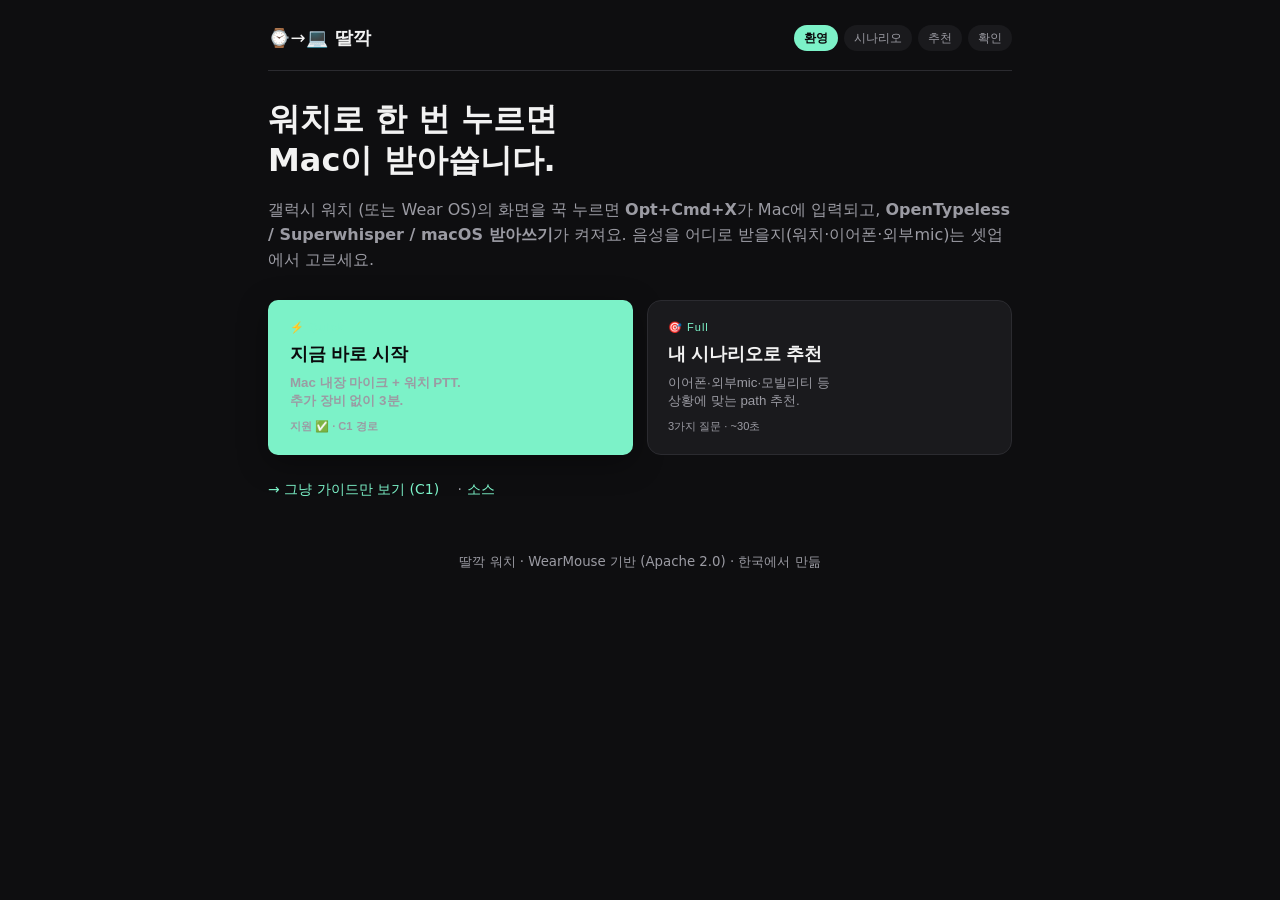
<file: onboarding/index.html>
<!doctype html>
<html lang="ko">
<head>
<meta charset="utf-8" />
<meta name="viewport" content="width=device-width, initial-scale=1, viewport-fit=cover" />
<title>딸깍 워치 셋업</title>
<meta name="description" content="갤럭시 워치 → Mac 음성 받아쓰기 셋업 마법사. 4단계로 누구나 1분 안에." />
<link rel="stylesheet" href="style.css" />
</head>
<body>
<div class="wrap">

  <!-- 헤더 진행바 -->
  <header class="topbar">
    <div class="brand">⌚→💻 <b>딸깍</b></div>
    <nav class="steps" id="steps">
      <span class="dot on"  data-step="1">환영</span>
      <span class="dot"     data-step="2">시나리오</span>
      <span class="dot"     data-step="3">추천</span>
      <span class="dot"     data-step="4">확인</span>
    </nav>
    <button class="ghost" id="restart" hidden>다시</button>
  </header>

  <main>
    <!-- ━━━━━━━━━━━━━━━━━━━━━━━━━━━━━━━ -->
    <!-- STEP 1 — 환영 / Quick vs Full -->
    <!-- ━━━━━━━━━━━━━━━━━━━━━━━━━━━━━━━ -->
    <section class="screen" data-screen="1">
      <h1>워치로 한 번 누르면<br/>Mac이 받아씁니다.</h1>
      <p class="lede">
        갤럭시 워치 (또는 Wear OS)의 화면을 꾹 누르면 <b>Opt+Cmd+X</b>가 Mac에 입력되고,
        <b>OpenTypeless / Superwhisper / macOS 받아쓰기</b>가 켜져요.
        음성을 어디로 받을지(워치·이어폰·외부mic)는 셋업에서 고르세요.
      </p>

      <div class="cards two">
        <button class="card primary" data-go="quick">
          <div class="card-tag">⚡ Quick</div>
          <h3>지금 바로 시작</h3>
          <p>Mac 내장 마이크 + 워치 PTT.<br/>추가 장비 없이 3분.</p>
          <small>지원 ✅ · C1 경로</small>
        </button>

        <button class="card" data-go="full">
          <div class="card-tag">🎯 Full</div>
          <h3>내 시나리오로 추천</h3>
          <p>이어폰·외부mic·모빌리티 등<br/>상황에 맞는 path 추천.</p>
          <small>3가지 질문 · ~30초</small>
        </button>
      </div>

      <p class="skip">
        <a href="paths/c1.html">→ 그냥 가이드만 보기 (C1)</a>
        ·
        <a href="https://github.com/devpnko/DdalkkakWatch" target="_blank" rel="noopener">소스</a>
      </p>
    </section>

    <!-- ━━━━━━━━━━━━━━━━━━━━━━━━━━━━━━━ -->
    <!-- STEP 2 — 시나리오 3 질문 -->
    <!-- ━━━━━━━━━━━━━━━━━━━━━━━━━━━━━━━ -->
    <section class="screen" data-screen="2" hidden>
      <h2>3가지 질문</h2>
      <p class="lede">아무거나 골라도 다음에 바꿀 수 있어요.</p>

      <div class="q">
        <div class="q-h">Q1. 어떤 환경에서 주로 받아쓸까요?</div>
        <div class="q-opts" data-q="env">
          <button data-v="desk">🖥️ 데스크 (Mac 가까이)</button>
          <button data-v="meet">🎙️ 회의 / 녹화 (고품질 필요)</button>
          <button data-v="mobile">🚶 이동 중 (Mac 멀리)</button>
          <button data-v="any">🤷 잘 모르겠어요</button>
        </div>
      </div>

      <div class="q">
        <div class="q-h">Q2. 갖고 있는 장비는?</div>
        <div class="q-opts multi" data-q="have">
          <button data-v="buds">🎧 갤럭시 Buds / AirPods</button>
          <button data-v="lav">🎤 외부 마이크 (Lark / DJI 등)</button>
          <button data-v="phone">📱 안드로이드 폰 (워치와 페어링)</button>
          <button data-v="none">아무것도 없음 / Mac만</button>
        </div>
        <small class="hint">여러 개 선택 가능</small>
      </div>

      <div class="q">
        <div class="q-h">Q3. 무엇이 가장 중요한가요?</div>
        <div class="q-opts" data-q="prio">
          <button data-v="fast">⚡ 빨리 시작 (0주, 0원)</button>
          <button data-v="quality">🎯 음질 우선</button>
          <button data-v="purity">⌚ 워치 본질 (워치만으로)</button>
        </div>
      </div>

      <div class="row">
        <button class="ghost" data-go="quick">건너뛰기</button>
        <button class="primary" id="toRec" disabled>추천 보기 →</button>
      </div>
    </section>

    <!-- ━━━━━━━━━━━━━━━━━━━━━━━━━━━━━━━ -->
    <!-- STEP 3 — 추천 -->
    <!-- ━━━━━━━━━━━━━━━━━━━━━━━━━━━━━━━ -->
    <section class="screen" data-screen="3" hidden>
      <div class="rec" id="rec"></div>

      <details class="alt">
        <summary>다른 path 6가지 비교 표</summary>
        <table class="cmp">
          <thead><tr><th>ID</th><th>구성</th><th>셋업</th><th>비용</th><th>음질</th><th>상태</th></tr></thead>
          <tbody>
            <tr><td>C1</td><td>Mac mic + 워치 PTT</td><td>3분</td><td>0</td><td>7/10</td><td>✅ 지원</td></tr>
            <tr><td>C2</td><td>Buds/AirPods + 워치 PTT</td><td>5분</td><td>보유시 0</td><td>8/10</td><td>✅ 지원</td></tr>
            <tr><td>C3</td><td>Lark M2 + 워치 PTT</td><td>10분</td><td>~15만</td><td>9/10</td><td>💡 권고</td></tr>
            <tr><td>C4</td><td>워치 mic → roc-vad WiFi</td><td>1h + dev</td><td>0</td><td>6/10</td><td>🚧 Coming</td></tr>
            <tr><td>C5</td><td>워치 → 폰 → Mac</td><td>~30분 + dev</td><td>0</td><td>7/10</td><td>🚧 Coming</td></tr>
            <tr><td>C6</td><td>Mac 단축키 단독 (워치 없음)</td><td>2분</td><td>0</td><td>7/10</td><td>✅ 지원</td></tr>
          </tbody>
        </table>
      </details>

      <div class="row">
        <button class="ghost" data-back="2">← 답변 수정</button>
        <button class="primary" id="toVerify">셋업 시작 →</button>
      </div>
    </section>

    <!-- ━━━━━━━━━━━━━━━━━━━━━━━━━━━━━━━ -->
    <!-- STEP 4 — 확인 -->
    <!-- ━━━━━━━━━━━━━━━━━━━━━━━━━━━━━━━ -->
    <section class="screen" data-screen="4" hidden>
      <h2>마지막 — 작동 확인</h2>
      <ol class="check">
        <li>워치를 깨우고 <b>딸깍</b> 앱을 엽니다.</li>
        <li>아무 텍스트 필드(메모·Cursor·Claude Code 등)에 커서를 놓습니다.</li>
        <li>워치 화면을 <b>꾹 눌렀다 뗍니다</b> (200ms+).</li>
        <li>받아쓰기 UI가 뜨면 "안녕하세요" 라고 말합니다.</li>
        <li>텍스트가 입력되면 ✅ 완료.</li>
      </ol>

      <div class="cards two">
        <a class="card success" href="#" id="done">
          <h3>✅ 잘 됩니다</h3>
          <p>완료! 워치 화면 꾹 누름 = 받아쓰기, 짧은 두 번 탭 = Enter.</p>
        </a>
        <a class="card warn" href="#troubleshoot" id="trouble">
          <h3>⚠️ 안 됩니다</h3>
          <p>증상별 트러블슈팅으로 이동</p>
        </a>
      </div>

      <div class="rec" style="margin-top:18px">
        <div class="rec-id">한 단계 더 · v0.2</div>
        <h3>⌚ 화면도 안 켜고 쓰고 싶다면</h3>
        <p>손목을 두 번 두드리면(Knock-Knock) 화면 없이 받아쓰기가 켜져요. 워치 본질에 가장 가까운 사용법.</p>
        <p><a href="paths/knock-knock.html">→ 무화면 받아쓰기 셋업</a></p>
      </div>

      <section id="troubleshoot" class="trouble" hidden>
        <h3>증상별</h3>
        <ul>
          <li><b>워치 상태가 "HID 등록 대기" 그대로</b> — 워치 BT 권한 재허용 + 앱 재시작</li>
          <li><b>Mac에서 워치가 안 보임</b> — 워치 앱에서 한 번 누르면 2분간 discoverable, 그 사이 Mac BT 설정에서 페어링</li>
          <li><b>입력은 되는데 받아쓰기 안 뜸</b> — Mac의 OpenTypeless / Superwhisper / macOS 받아쓰기 단축키가 <code>Opt+Cmd+X</code>인지 확인</li>
          <li><b>한 번 누르면 "ㅁ"으로 입력</b> — Mac 키보드 입력 소스가 한글 → 영문(US)으로 전환 필요</li>
          <li><b>Mac 잠금 풀면 끊김</b> — 워치 앱 다시 열어 자동 재연결, 또는 Mac BT 끄고 켜기</li>
          <li><b>adb로 워치가 안 잡힘 / 태블릿이 잡힘</b> — <code>adb devices -l</code>로 model 확인. 워치 무선 디버깅 다시 켜고 <code>adb pair</code> → <code>adb connect</code>. sleep 시 끊기니 화면 깨우기</li>
          <li><b>설치 시 "missing shared library wearable"</b> — 설치 대상이 워치가 아님(태블릿/폰). 워치만 연결 후 재설치</li>
        </ul>
        <a href="https://github.com/devpnko/DdalkkakWatch/issues" target="_blank" rel="noopener">→ 새 이슈 열기</a>
      </section>
    </section>

  </main>

  <footer class="foot">
    <small>딸깍 워치 · WearMouse 기반 (Apache 2.0) · 한국에서 만듦</small>
  </footer>
</div>

<script src="app.js"></script>
</body>
</html>
</file>
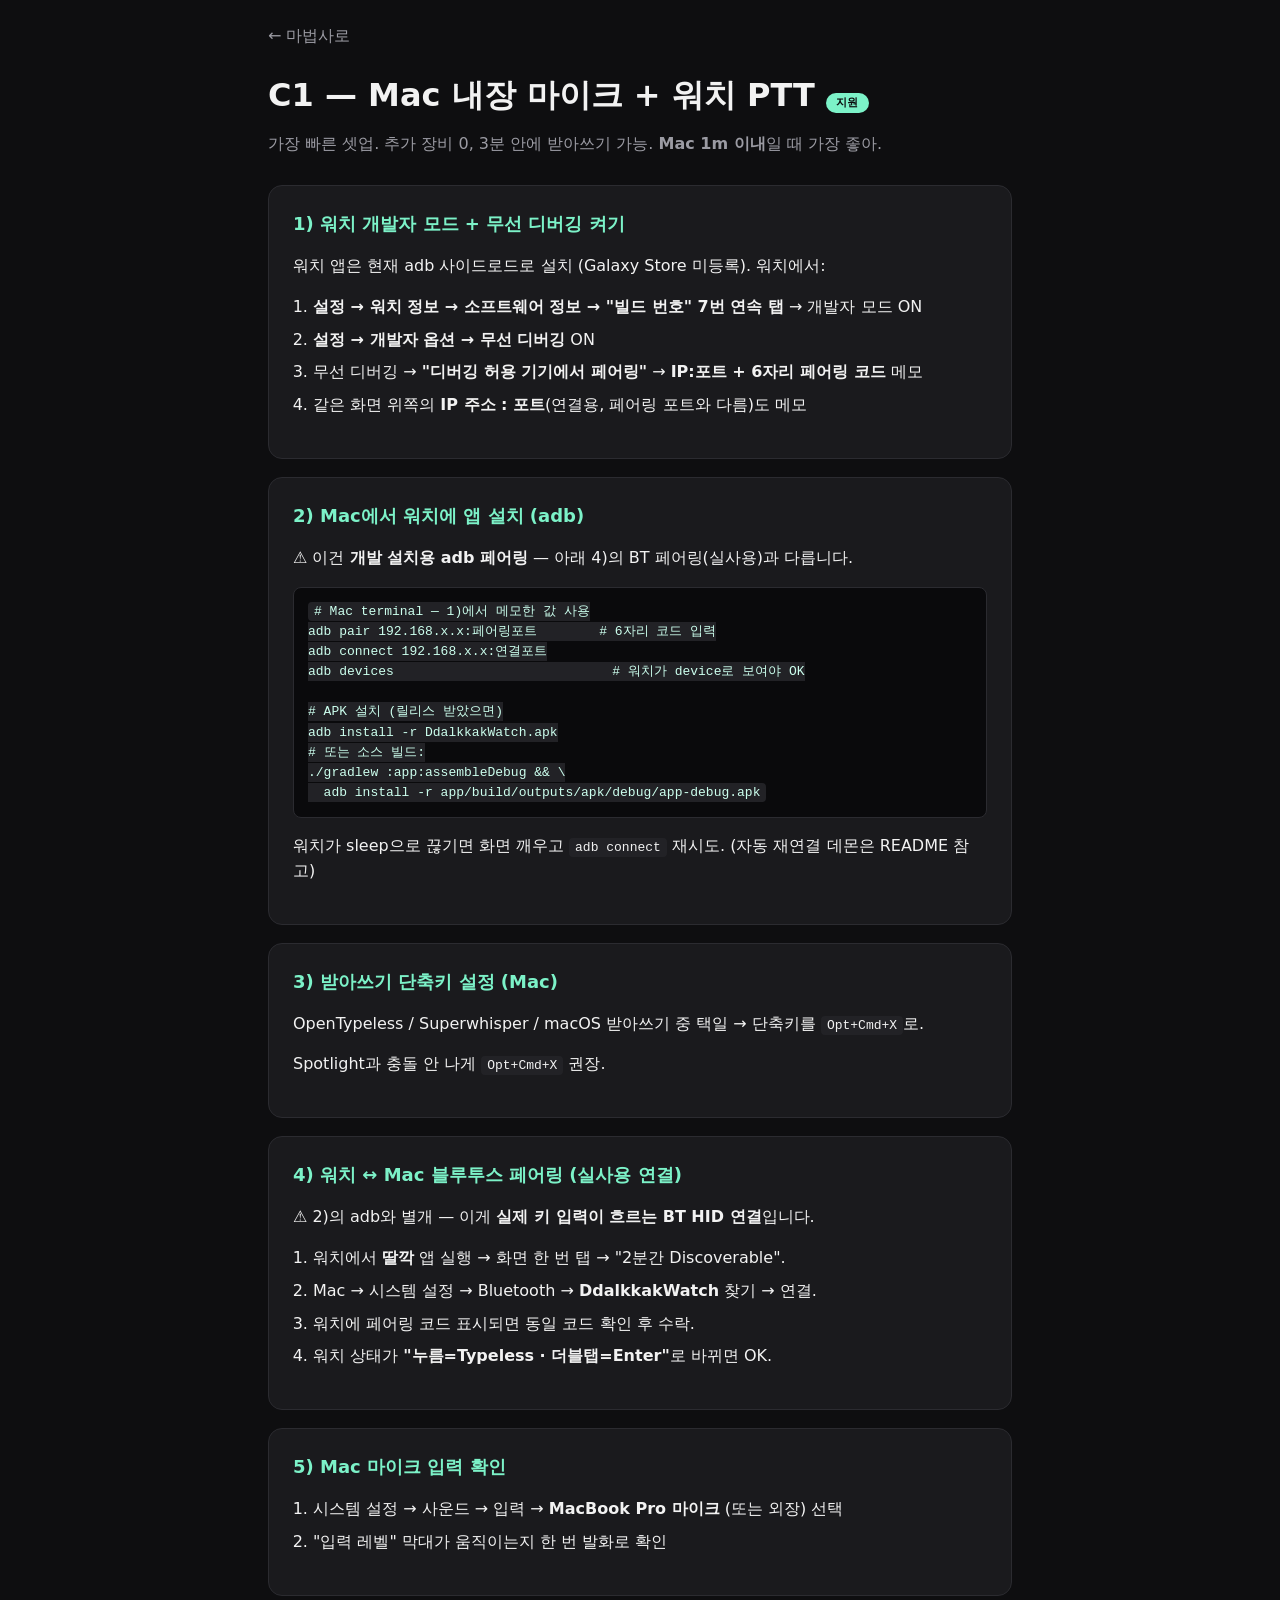
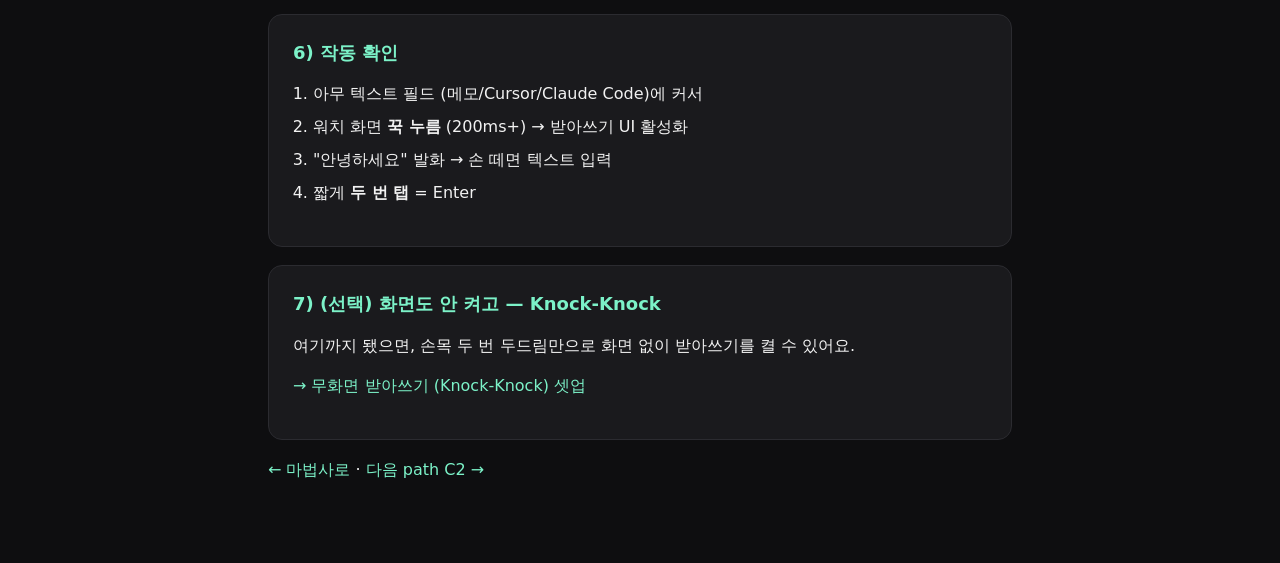
<file: onboarding/paths/c1.html>
<!doctype html>
<html lang="ko"><head>
<meta charset="utf-8"/>
<meta name="viewport" content="width=device-width, initial-scale=1"/>
<title>C1 — Mac mic + 워치 PTT · 딸깍</title>
<link rel="stylesheet" href="../style.css"/>
</head><body class="guide">
<div class="wrap">
  <a href="../index.html" class="back">← 마법사로</a>
  <h1>C1 — Mac 내장 마이크 + 워치 PTT <span class="tag ok">지원</span></h1>
  <p class="lede">가장 빠른 셋업. 추가 장비 0, 3분 안에 받아쓰기 가능. <b>Mac 1m 이내</b>일 때 가장 좋아.</p>

  <article>
    <h3>1) 워치 개발자 모드 + 무선 디버깅 켜기</h3>
    <p>워치 앱은 현재 adb 사이드로드로 설치 (Galaxy Store 미등록). 워치에서:</p>
    <ol>
      <li><b>설정 → 워치 정보 → 소프트웨어 정보 → "빌드 번호" 7번 연속 탭</b> → 개발자 모드 ON</li>
      <li><b>설정 → 개발자 옵션 → 무선 디버깅</b> ON</li>
      <li>무선 디버깅 → <b>"디버깅 허용 기기에서 페어링"</b> → <b>IP:포트 + 6자리 페어링 코드</b> 메모</li>
      <li>같은 화면 위쪽의 <b>IP 주소 : 포트</b>(연결용, 페어링 포트와 다름)도 메모</li>
    </ol>
  </article>

  <article>
    <h3>2) Mac에서 워치에 앱 설치 (adb)</h3>
    <p>⚠️ 이건 <b>개발 설치용 adb 페어링</b> — 아래 4)의 BT 페어링(실사용)과 다릅니다.</p>
    <pre><code># Mac terminal — 1)에서 메모한 값 사용
adb pair 192.168.x.x:페어링포트        # 6자리 코드 입력
adb connect 192.168.x.x:연결포트
adb devices                            # 워치가 device로 보여야 OK

# APK 설치 (릴리스 받았으면)
adb install -r DdalkkakWatch.apk
# 또는 소스 빌드:
./gradlew :app:assembleDebug && \
  adb install -r app/build/outputs/apk/debug/app-debug.apk</code></pre>
    <p>워치가 sleep으로 끊기면 화면 깨우고 <code>adb connect</code> 재시도. (자동 재연결 데몬은 README 참고)</p>
  </article>

  <article>
    <h3>3) 받아쓰기 단축키 설정 (Mac)</h3>
    <p>OpenTypeless / Superwhisper / macOS 받아쓰기 중 택일 → 단축키를 <code>Opt+Cmd+X</code>로.</p>
    <p>Spotlight과 충돌 안 나게 <code>Opt+Cmd+X</code> 권장.</p>
  </article>

  <article>
    <h3>4) 워치 ↔ Mac 블루투스 페어링 (실사용 연결)</h3>
    <p>⚠️ 2)의 adb와 별개 — 이게 <b>실제 키 입력이 흐르는 BT HID 연결</b>입니다.</p>
    <ol>
      <li>워치에서 <b>딸깍</b> 앱 실행 → 화면 한 번 탭 → "2분간 Discoverable".</li>
      <li>Mac → 시스템 설정 → Bluetooth → <b>DdalkkakWatch</b> 찾기 → 연결.</li>
      <li>워치에 페어링 코드 표시되면 동일 코드 확인 후 수락.</li>
      <li>워치 상태가 <b>"누름=Typeless · 더블탭=Enter"</b>로 바뀌면 OK.</li>
    </ol>
  </article>

  <article>
    <h3>5) Mac 마이크 입력 확인</h3>
    <ol>
      <li>시스템 설정 → 사운드 → 입력 → <b>MacBook Pro 마이크</b> (또는 외장) 선택</li>
      <li>"입력 레벨" 막대가 움직이는지 한 번 발화로 확인</li>
    </ol>
  </article>

  <article>
    <h3>6) 작동 확인</h3>
    <ol>
      <li>아무 텍스트 필드 (메모/Cursor/Claude Code)에 커서</li>
      <li>워치 화면 <b>꾹 누름</b> (200ms+) → 받아쓰기 UI 활성화</li>
      <li>"안녕하세요" 발화 → 손 떼면 텍스트 입력</li>
      <li>짧게 <b>두 번 탭</b> = Enter</li>
    </ol>
  </article>

  <article>
    <h3>7) (선택) 화면도 안 켜고 — Knock-Knock</h3>
    <p>여기까지 됐으면, 손목 두 번 두드림만으로 화면 없이 받아쓰기를 켤 수 있어요.</p>
    <p><a href="knock-knock.html">→ 무화면 받아쓰기 (Knock-Knock) 셋업</a></p>
  </article>

  <p><a href="../index.html">← 마법사로</a> · <a href="c2.html">다음 path C2 →</a></p>
</div>
</body></html>
</file>
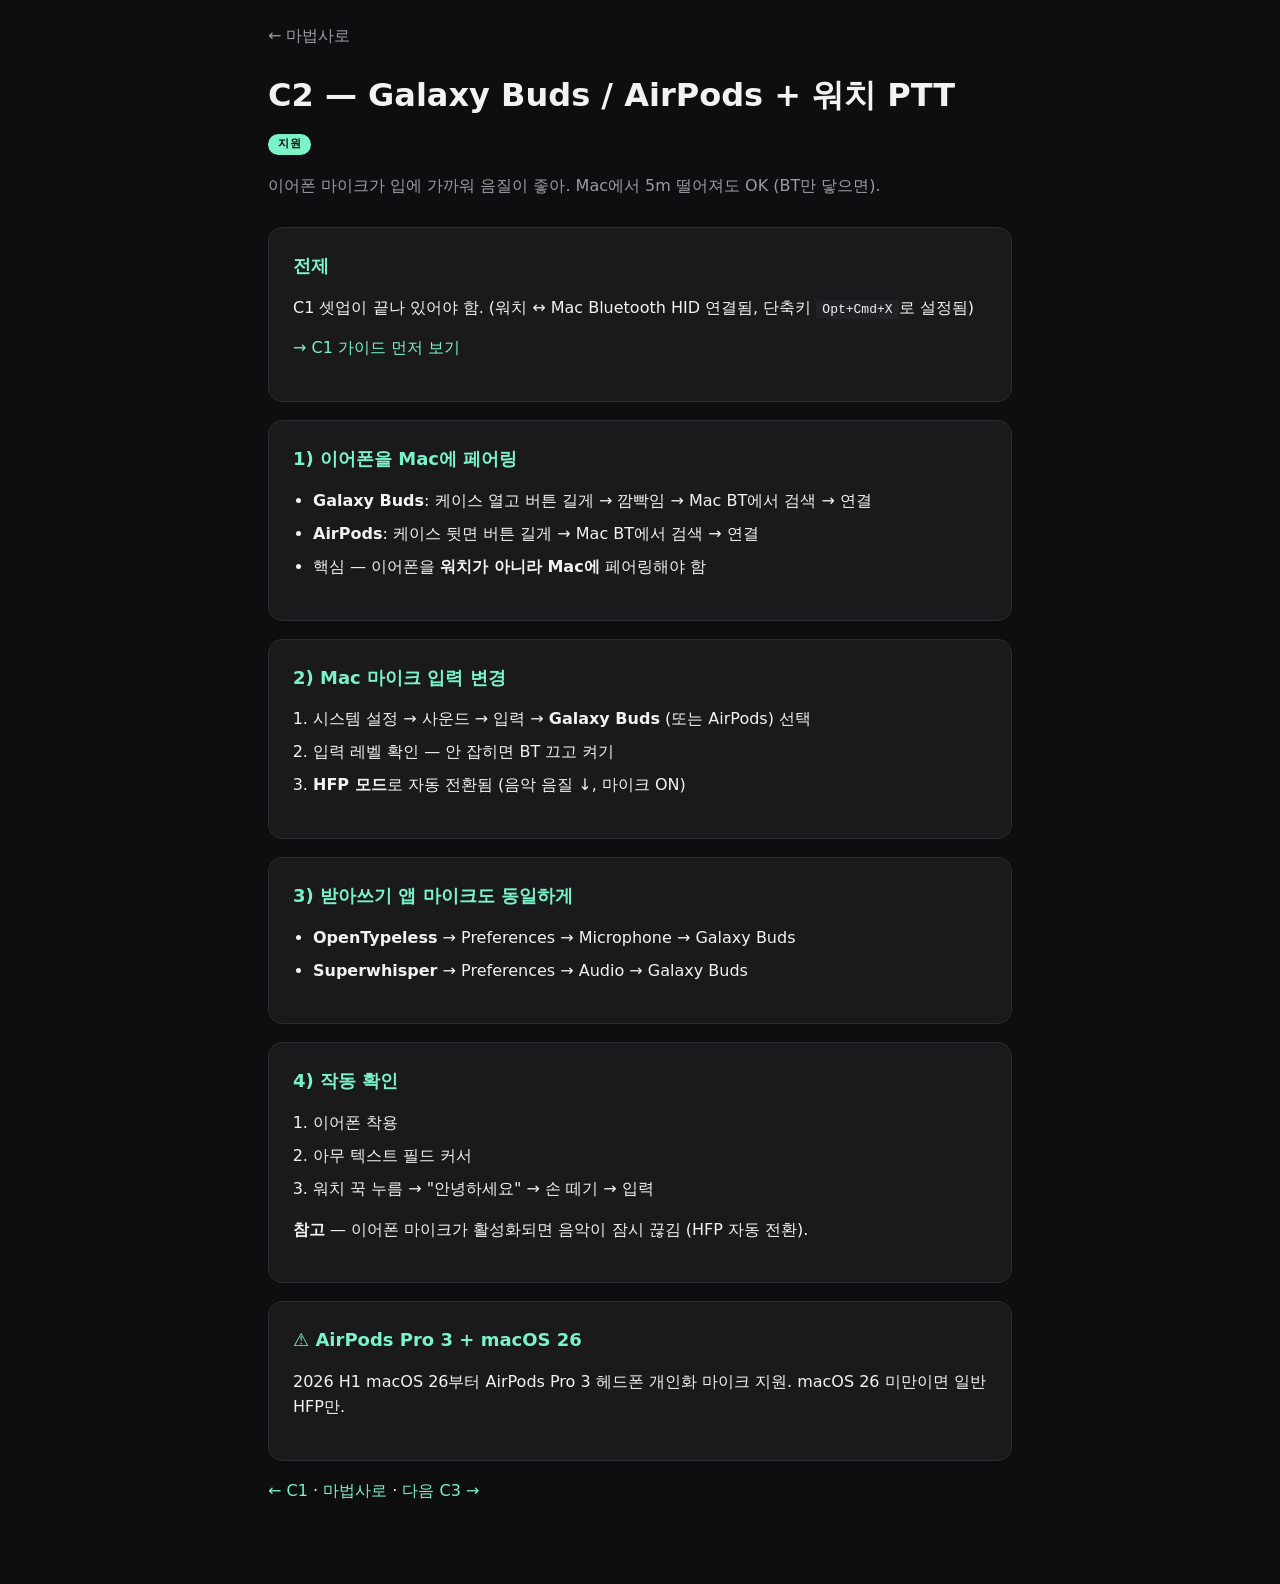
<file: onboarding/paths/c2.html>
<!doctype html>
<html lang="ko"><head>
<meta charset="utf-8"/>
<meta name="viewport" content="width=device-width, initial-scale=1"/>
<title>C2 — Galaxy Buds / AirPods + 워치 PTT · 딸깍</title>
<link rel="stylesheet" href="../style.css"/>
</head><body class="guide">
<div class="wrap">
  <a href="../index.html" class="back">← 마법사로</a>
  <h1>C2 — Galaxy Buds / AirPods + 워치 PTT <span class="tag ok">지원</span></h1>
  <p class="lede">이어폰 마이크가 입에 가까워 음질이 좋아. Mac에서 5m 떨어져도 OK (BT만 닿으면).</p>

  <article>
    <h3>전제</h3>
    <p>C1 셋업이 끝나 있어야 함. (워치 ↔ Mac Bluetooth HID 연결됨, 단축키 <code>Opt+Cmd+X</code>로 설정됨)</p>
    <p><a href="c1.html">→ C1 가이드 먼저 보기</a></p>
  </article>

  <article>
    <h3>1) 이어폰을 Mac에 페어링</h3>
    <ul>
      <li><b>Galaxy Buds</b>: 케이스 열고 버튼 길게 → 깜빡임 → Mac BT에서 검색 → 연결</li>
      <li><b>AirPods</b>: 케이스 뒷면 버튼 길게 → Mac BT에서 검색 → 연결</li>
      <li>핵심 — 이어폰을 <b>워치가 아니라 Mac에</b> 페어링해야 함</li>
    </ul>
  </article>

  <article>
    <h3>2) Mac 마이크 입력 변경</h3>
    <ol>
      <li>시스템 설정 → 사운드 → 입력 → <b>Galaxy Buds</b> (또는 AirPods) 선택</li>
      <li>입력 레벨 확인 — 안 잡히면 BT 끄고 켜기</li>
      <li><b>HFP 모드</b>로 자동 전환됨 (음악 음질 ↓, 마이크 ON)</li>
    </ol>
  </article>

  <article>
    <h3>3) 받아쓰기 앱 마이크도 동일하게</h3>
    <ul>
      <li><b>OpenTypeless</b> → Preferences → Microphone → Galaxy Buds</li>
      <li><b>Superwhisper</b> → Preferences → Audio → Galaxy Buds</li>
    </ul>
  </article>

  <article>
    <h3>4) 작동 확인</h3>
    <ol>
      <li>이어폰 착용</li>
      <li>아무 텍스트 필드 커서</li>
      <li>워치 꾹 누름 → "안녕하세요" → 손 떼기 → 입력</li>
    </ol>
    <p><b>참고</b> — 이어폰 마이크가 활성화되면 음악이 잠시 끊김 (HFP 자동 전환).</p>
  </article>

  <article>
    <h3>⚠️ AirPods Pro 3 + macOS 26</h3>
    <p>2026 H1 macOS 26부터 AirPods Pro 3 헤드폰 개인화 마이크 지원. macOS 26 미만이면 일반 HFP만.</p>
  </article>

  <p><a href="c1.html">← C1</a> · <a href="../index.html">마법사로</a> · <a href="c3.html">다음 C3 →</a></p>
</div>
</body></html>
</file>
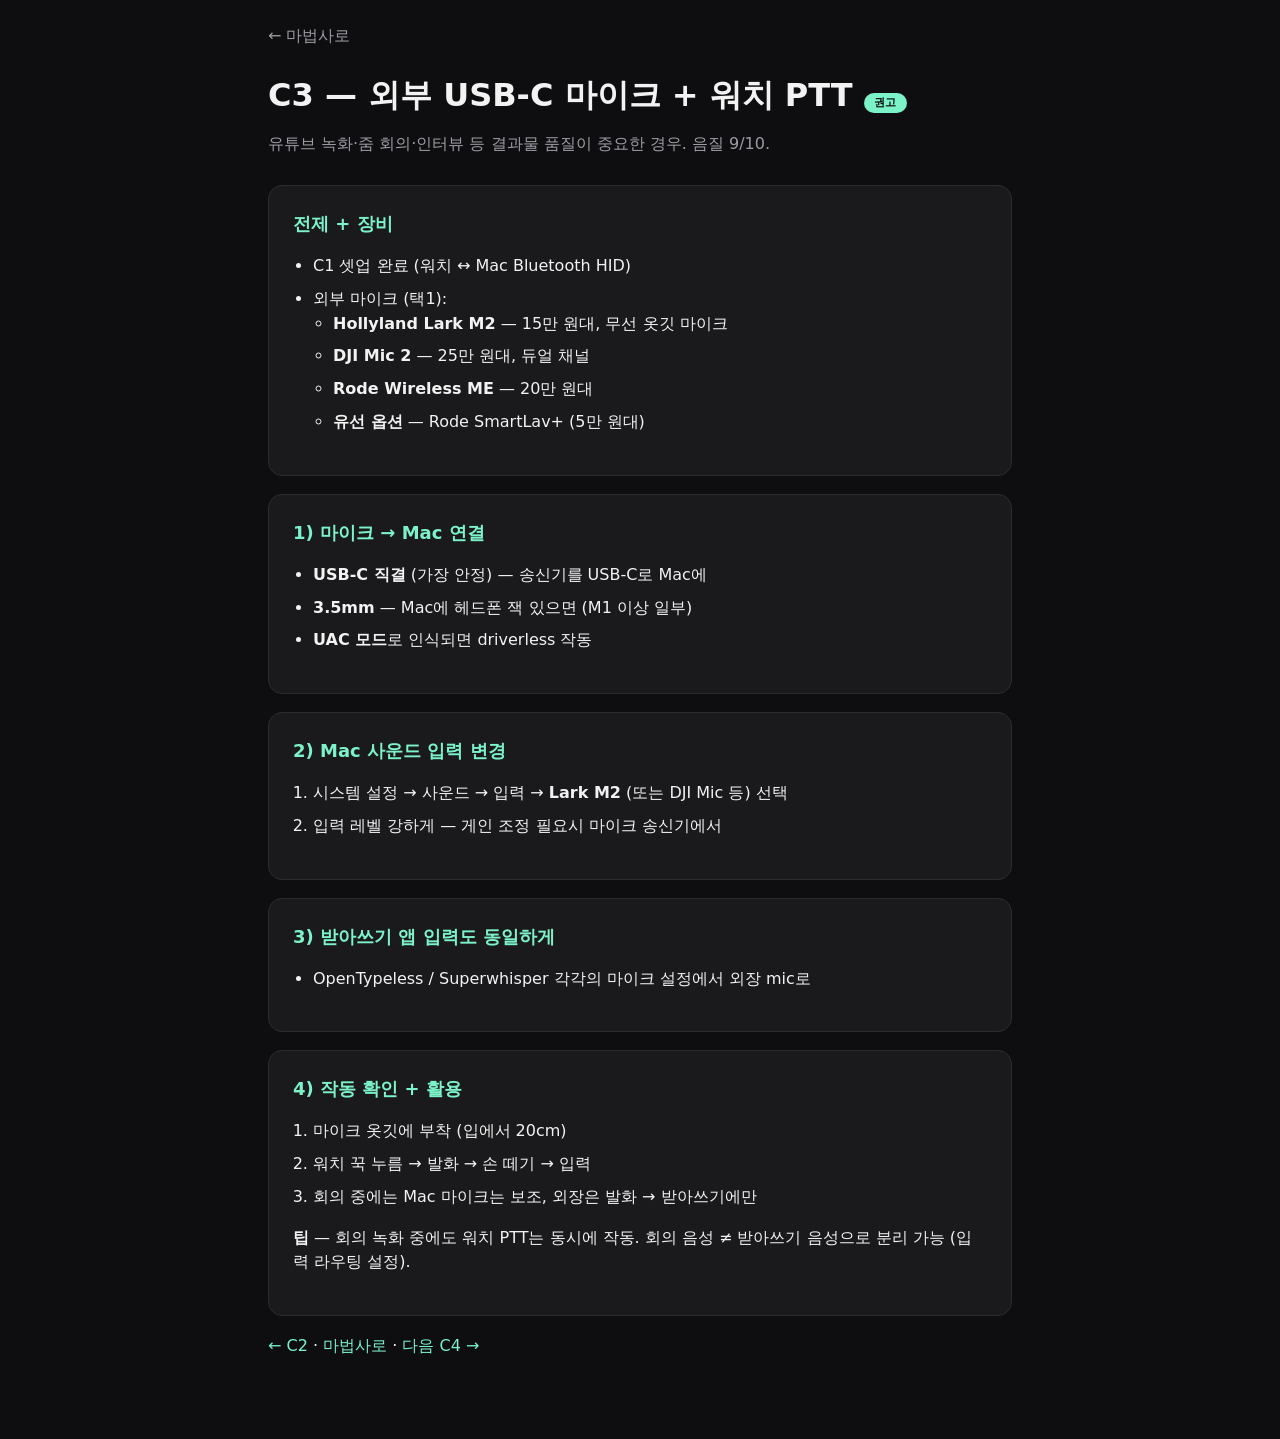
<file: onboarding/paths/c3.html>
<!doctype html>
<html lang="ko"><head>
<meta charset="utf-8"/>
<meta name="viewport" content="width=device-width, initial-scale=1"/>
<title>C3 — Lark M2 / DJI mic + 워치 PTT · 딸깍</title>
<link rel="stylesheet" href="../style.css"/>
</head><body class="guide">
<div class="wrap">
  <a href="../index.html" class="back">← 마법사로</a>
  <h1>C3 — 외부 USB-C 마이크 + 워치 PTT <span class="tag ok">권고</span></h1>
  <p class="lede">유튜브 녹화·줌 회의·인터뷰 등 결과물 품질이 중요한 경우. 음질 9/10.</p>

  <article>
    <h3>전제 + 장비</h3>
    <ul>
      <li>C1 셋업 완료 (워치 ↔ Mac Bluetooth HID)</li>
      <li>외부 마이크 (택1):
        <ul>
          <li><b>Hollyland Lark M2</b> — 15만 원대, 무선 옷깃 마이크</li>
          <li><b>DJI Mic 2</b> — 25만 원대, 듀얼 채널</li>
          <li><b>Rode Wireless ME</b> — 20만 원대</li>
          <li><b>유선 옵션</b> — Rode SmartLav+ (5만 원대)</li>
        </ul>
      </li>
    </ul>
  </article>

  <article>
    <h3>1) 마이크 → Mac 연결</h3>
    <ul>
      <li><b>USB-C 직결</b> (가장 안정) — 송신기를 USB-C로 Mac에</li>
      <li><b>3.5mm</b> — Mac에 헤드폰 잭 있으면 (M1 이상 일부)</li>
      <li><b>UAC 모드</b>로 인식되면 driverless 작동</li>
    </ul>
  </article>

  <article>
    <h3>2) Mac 사운드 입력 변경</h3>
    <ol>
      <li>시스템 설정 → 사운드 → 입력 → <b>Lark M2</b> (또는 DJI Mic 등) 선택</li>
      <li>입력 레벨 강하게 — 게인 조정 필요시 마이크 송신기에서</li>
    </ol>
  </article>

  <article>
    <h3>3) 받아쓰기 앱 입력도 동일하게</h3>
    <ul>
      <li>OpenTypeless / Superwhisper 각각의 마이크 설정에서 외장 mic로</li>
    </ul>
  </article>

  <article>
    <h3>4) 작동 확인 + 활용</h3>
    <ol>
      <li>마이크 옷깃에 부착 (입에서 20cm)</li>
      <li>워치 꾹 누름 → 발화 → 손 떼기 → 입력</li>
      <li>회의 중에는 Mac 마이크는 보조, 외장은 발화 → 받아쓰기에만</li>
    </ol>
    <p><b>팁</b> — 회의 녹화 중에도 워치 PTT는 동시에 작동. 회의 음성 ≠ 받아쓰기 음성으로 분리 가능 (입력 라우팅 설정).</p>
  </article>

  <p><a href="c2.html">← C2</a> · <a href="../index.html">마법사로</a> · <a href="c4.html">다음 C4 →</a></p>
</div>
</body></html>
</file>
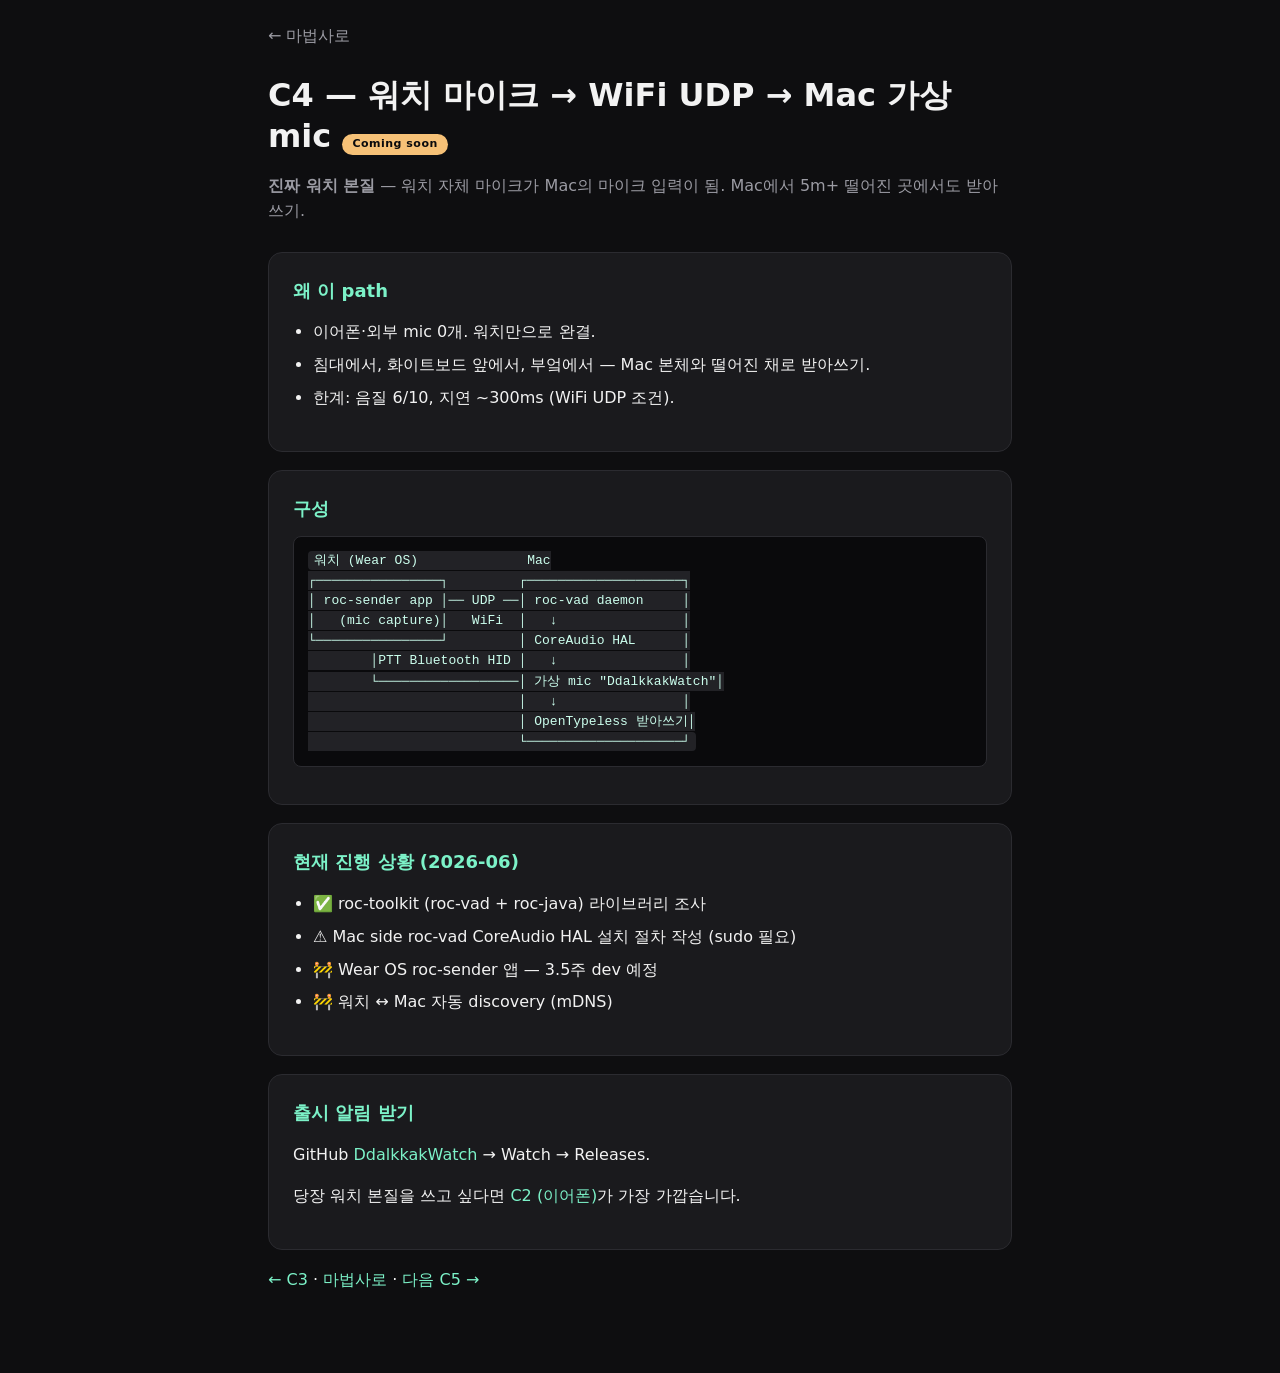
<file: onboarding/paths/c4.html>
<!doctype html>
<html lang="ko"><head>
<meta charset="utf-8"/>
<meta name="viewport" content="width=device-width, initial-scale=1"/>
<title>C4 — 워치 mic → roc-vad · 딸깍</title>
<link rel="stylesheet" href="../style.css"/>
</head><body class="guide">
<div class="wrap">
  <a href="../index.html" class="back">← 마법사로</a>
  <h1>C4 — 워치 마이크 → WiFi UDP → Mac 가상 mic <span class="tag soon">Coming soon</span></h1>
  <p class="lede"><b>진짜 워치 본질</b> — 워치 자체 마이크가 Mac의 마이크 입력이 됨. Mac에서 5m+ 떨어진 곳에서도 받아쓰기.</p>

  <article>
    <h3>왜 이 path</h3>
    <ul>
      <li>이어폰·외부 mic 0개. 워치만으로 완결.</li>
      <li>침대에서, 화이트보드 앞에서, 부엌에서 — Mac 본체와 떨어진 채로 받아쓰기.</li>
      <li>한계: 음질 6/10, 지연 ~300ms (WiFi UDP 조건).</li>
    </ul>
  </article>

  <article>
    <h3>구성</h3>
    <pre><code>워치 (Wear OS)              Mac
┌────────────────┐         ┌────────────────────┐
│ roc-sender app │── UDP ──│ roc-vad daemon     │
│   (mic capture)│   WiFi  │   ↓                │
└────────────────┘         │ CoreAudio HAL      │
        │PTT Bluetooth HID │   ↓                │
        └──────────────────│ 가상 mic "DdalkkakWatch"│
                           │   ↓                │
                           │ OpenTypeless 받아쓰기│
                           └────────────────────┘</code></pre>
  </article>

  <article>
    <h3>현재 진행 상황 (2026-06)</h3>
    <ul>
      <li>✅ roc-toolkit (roc-vad + roc-java) 라이브러리 조사</li>
      <li>⚠️ Mac side roc-vad CoreAudio HAL 설치 절차 작성 (sudo 필요)</li>
      <li>🚧 Wear OS roc-sender 앱 — 3.5주 dev 예정</li>
      <li>🚧 워치 ↔ Mac 자동 discovery (mDNS)</li>
    </ul>
  </article>

  <article>
    <h3>출시 알림 받기</h3>
    <p>GitHub <a href="https://github.com/devpnko/DdalkkakWatch" target="_blank" rel="noopener">DdalkkakWatch</a> → Watch → Releases.</p>
    <p>당장 워치 본질을 쓰고 싶다면 <a href="c2.html">C2 (이어폰)</a>가 가장 가깝습니다.</p>
  </article>

  <p><a href="c3.html">← C3</a> · <a href="../index.html">마법사로</a> · <a href="c5.html">다음 C5 →</a></p>
</div>
</body></html>
</file>
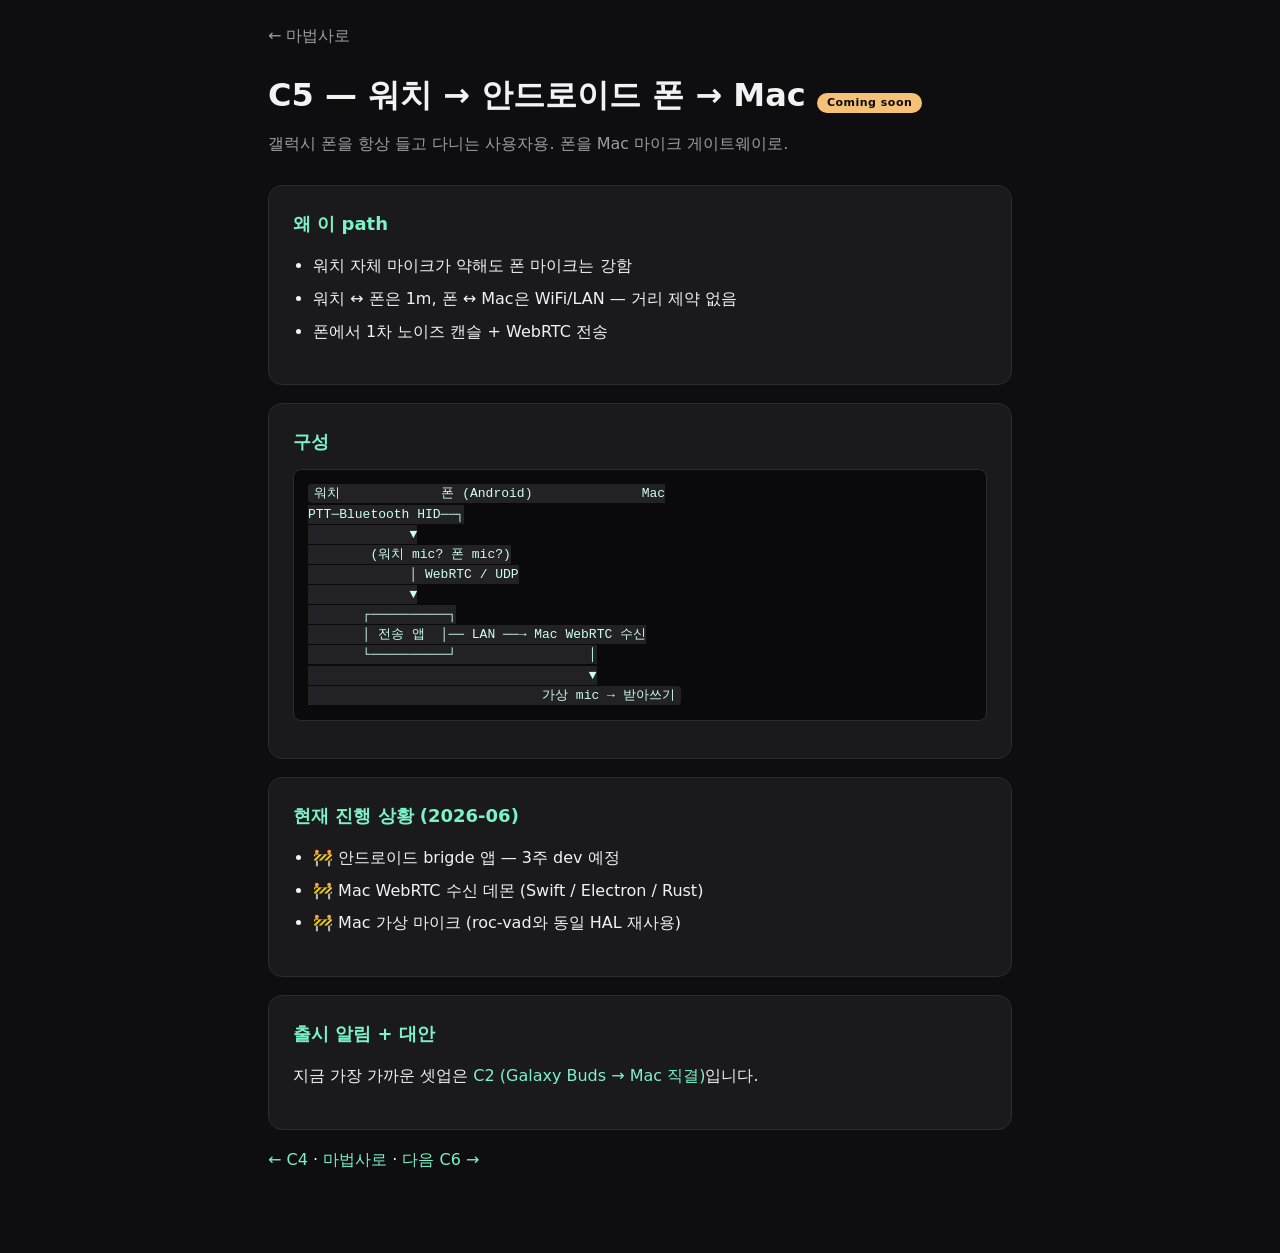
<file: onboarding/paths/c5.html>
<!doctype html>
<html lang="ko"><head>
<meta charset="utf-8"/>
<meta name="viewport" content="width=device-width, initial-scale=1"/>
<title>C5 — 워치 → 폰 → Mac · 딸깍</title>
<link rel="stylesheet" href="../style.css"/>
</head><body class="guide">
<div class="wrap">
  <a href="../index.html" class="back">← 마법사로</a>
  <h1>C5 — 워치 → 안드로이드 폰 → Mac <span class="tag soon">Coming soon</span></h1>
  <p class="lede">갤럭시 폰을 항상 들고 다니는 사용자용. 폰을 Mac 마이크 게이트웨이로.</p>

  <article>
    <h3>왜 이 path</h3>
    <ul>
      <li>워치 자체 마이크가 약해도 폰 마이크는 강함</li>
      <li>워치 ↔ 폰은 1m, 폰 ↔ Mac은 WiFi/LAN — 거리 제약 없음</li>
      <li>폰에서 1차 노이즈 캔슬 + WebRTC 전송</li>
    </ul>
  </article>

  <article>
    <h3>구성</h3>
    <pre><code>워치             폰 (Android)              Mac
PTT─Bluetooth HID──┐
             ▼
        (워치 mic? 폰 mic?)
             │ WebRTC / UDP
             ▼
       ┌──────────┐
       │ 전송 앱  │── LAN ──→ Mac WebRTC 수신
       └──────────┘                 │
                                    ▼
                              가상 mic → 받아쓰기</code></pre>
  </article>

  <article>
    <h3>현재 진행 상황 (2026-06)</h3>
    <ul>
      <li>🚧 안드로이드 brigde 앱 — 3주 dev 예정</li>
      <li>🚧 Mac WebRTC 수신 데몬 (Swift / Electron / Rust)</li>
      <li>🚧 Mac 가상 마이크 (roc-vad와 동일 HAL 재사용)</li>
    </ul>
  </article>

  <article>
    <h3>출시 알림 + 대안</h3>
    <p>지금 가장 가까운 셋업은 <a href="c2.html">C2 (Galaxy Buds → Mac 직결)</a>입니다.</p>
  </article>

  <p><a href="c4.html">← C4</a> · <a href="../index.html">마법사로</a> · <a href="c6.html">다음 C6 →</a></p>
</div>
</body></html>
</file>
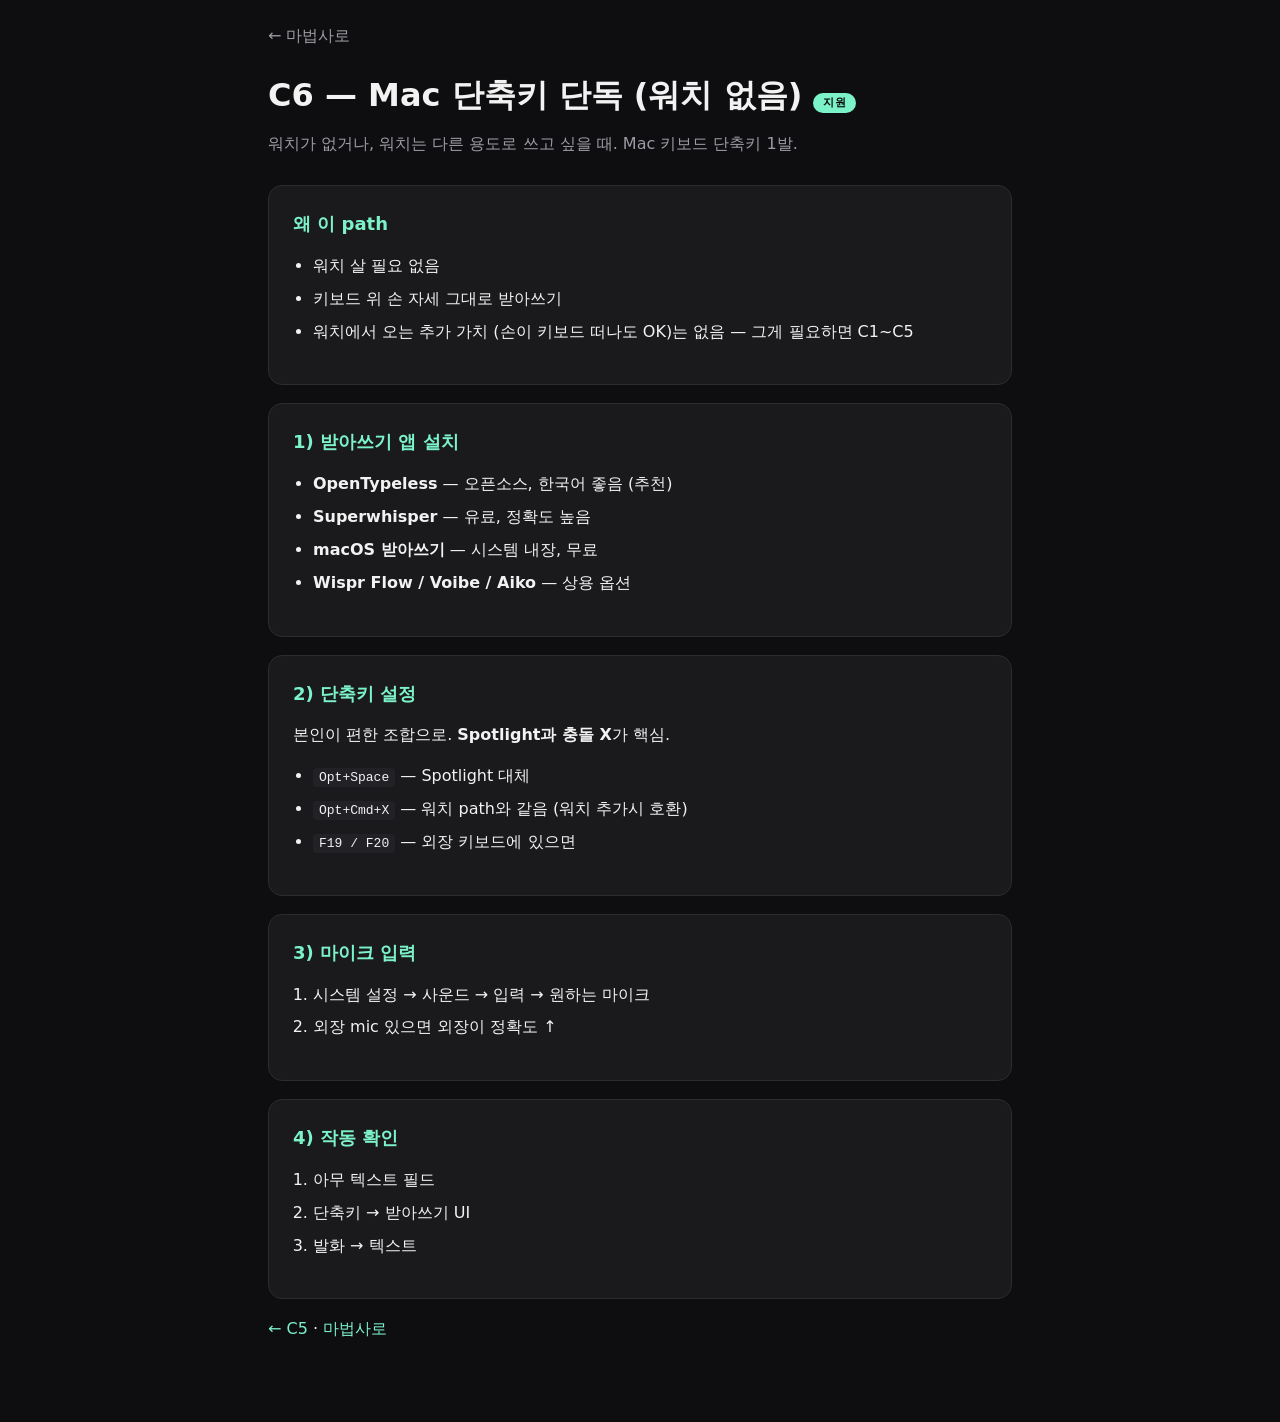
<file: onboarding/paths/c6.html>
<!doctype html>
<html lang="ko"><head>
<meta charset="utf-8"/>
<meta name="viewport" content="width=device-width, initial-scale=1"/>
<title>C6 — Mac 단독 · 딸깍</title>
<link rel="stylesheet" href="../style.css"/>
</head><body class="guide">
<div class="wrap">
  <a href="../index.html" class="back">← 마법사로</a>
  <h1>C6 — Mac 단축키 단독 (워치 없음) <span class="tag ok">지원</span></h1>
  <p class="lede">워치가 없거나, 워치는 다른 용도로 쓰고 싶을 때. Mac 키보드 단축키 1발.</p>

  <article>
    <h3>왜 이 path</h3>
    <ul>
      <li>워치 살 필요 없음</li>
      <li>키보드 위 손 자세 그대로 받아쓰기</li>
      <li>워치에서 오는 추가 가치 (손이 키보드 떠나도 OK)는 없음 — 그게 필요하면 C1~C5</li>
    </ul>
  </article>

  <article>
    <h3>1) 받아쓰기 앱 설치</h3>
    <ul>
      <li><b>OpenTypeless</b> — 오픈소스, 한국어 좋음 (추천)</li>
      <li><b>Superwhisper</b> — 유료, 정확도 높음</li>
      <li><b>macOS 받아쓰기</b> — 시스템 내장, 무료</li>
      <li><b>Wispr Flow / Voibe / Aiko</b> — 상용 옵션</li>
    </ul>
  </article>

  <article>
    <h3>2) 단축키 설정</h3>
    <p>본인이 편한 조합으로. <b>Spotlight과 충돌 X</b>가 핵심.</p>
    <ul>
      <li><code>Opt+Space</code> — Spotlight 대체</li>
      <li><code>Opt+Cmd+X</code> — 워치 path와 같음 (워치 추가시 호환)</li>
      <li><code>F19 / F20</code> — 외장 키보드에 있으면</li>
    </ul>
  </article>

  <article>
    <h3>3) 마이크 입력</h3>
    <ol>
      <li>시스템 설정 → 사운드 → 입력 → 원하는 마이크</li>
      <li>외장 mic 있으면 외장이 정확도 ↑</li>
    </ol>
  </article>

  <article>
    <h3>4) 작동 확인</h3>
    <ol>
      <li>아무 텍스트 필드</li>
      <li>단축키 → 받아쓰기 UI</li>
      <li>발화 → 텍스트</li>
    </ol>
  </article>

  <p><a href="c5.html">← C5</a> · <a href="../index.html">마법사로</a></p>
</div>
</body></html>
</file>
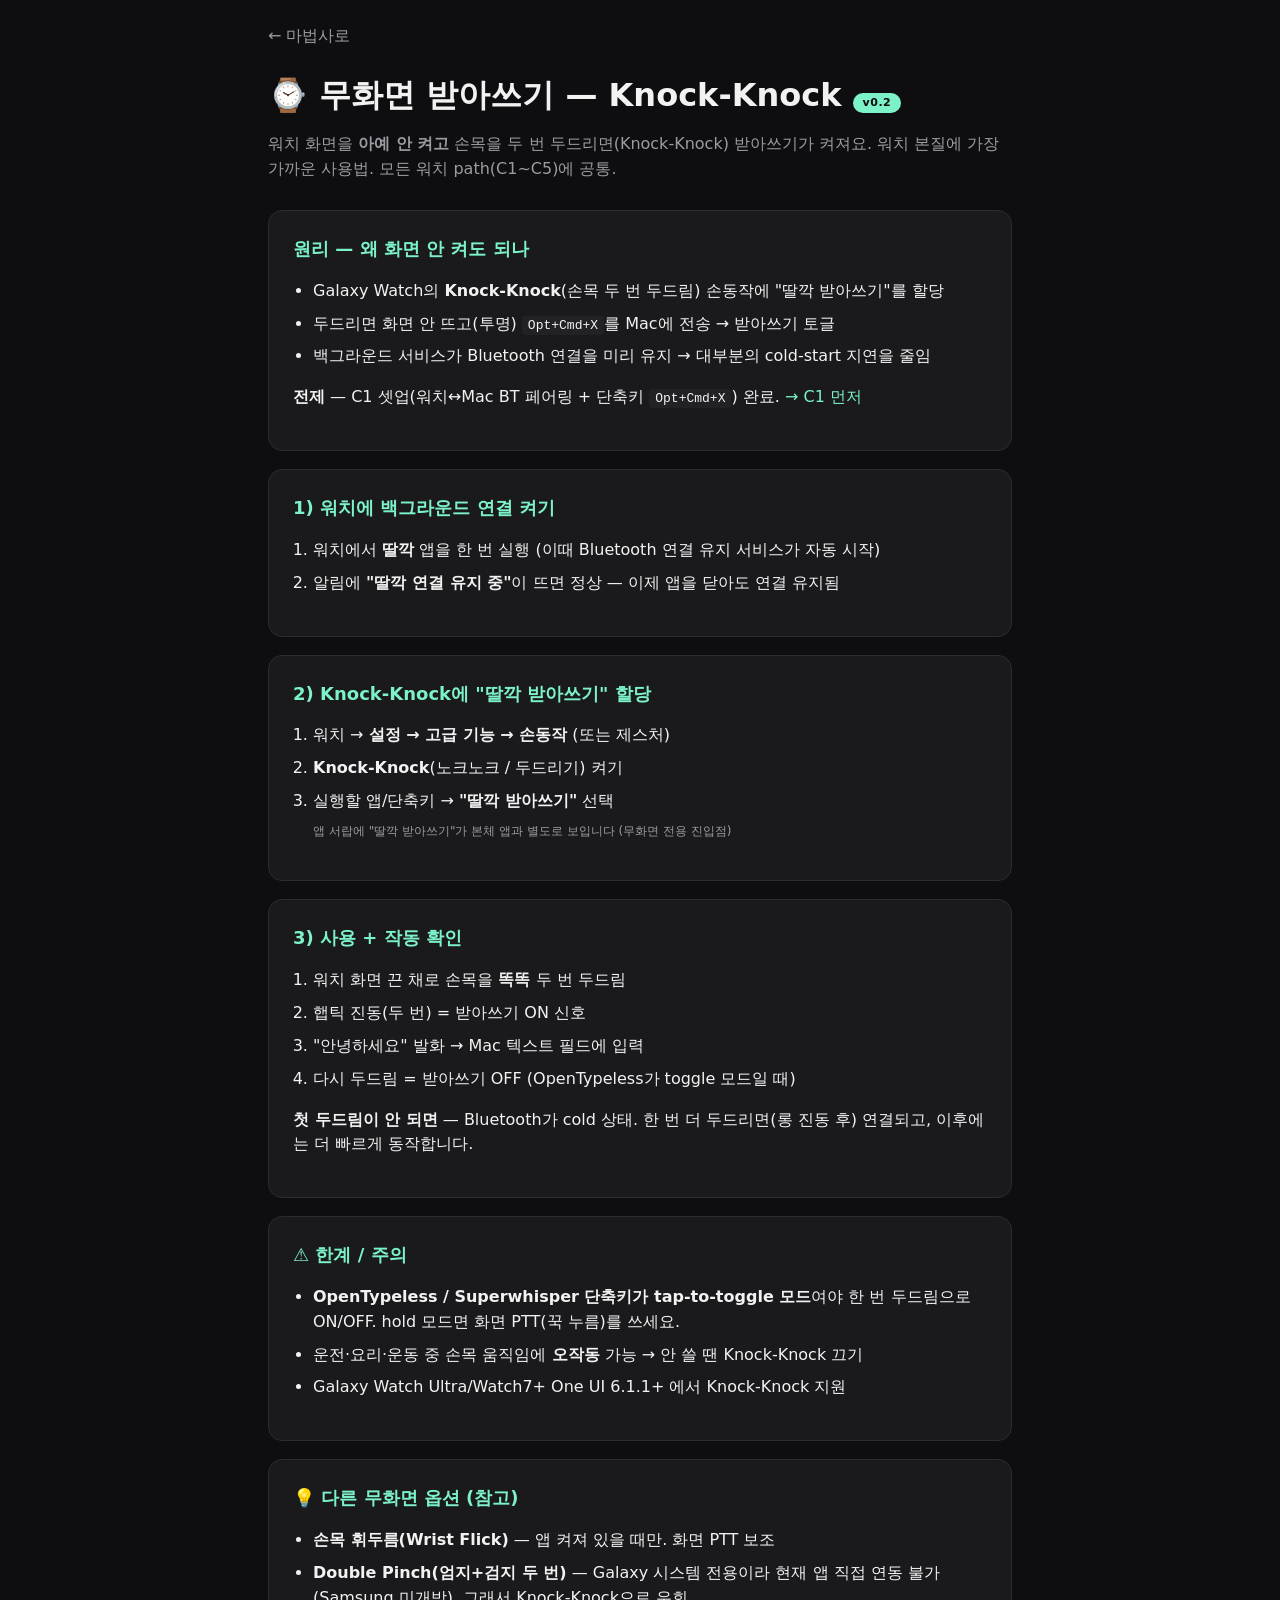
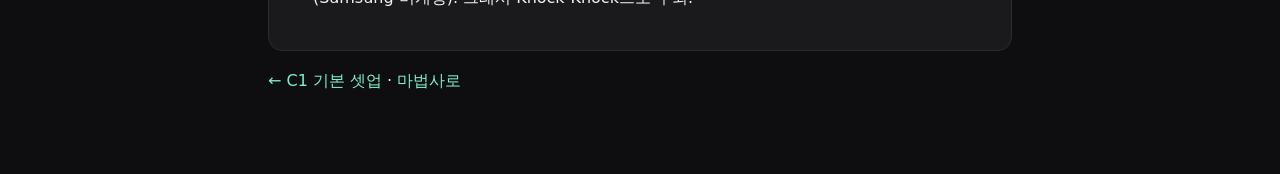
<file: onboarding/paths/knock-knock.html>
<!doctype html>
<html lang="ko"><head>
<meta charset="utf-8"/>
<meta name="viewport" content="width=device-width, initial-scale=1"/>
<title>무화면 받아쓰기 — Knock-Knock · 딸깍</title>
<link rel="stylesheet" href="../style.css"/>
</head><body class="guide">
<div class="wrap">
  <a href="../index.html" class="back">← 마법사로</a>
  <h1>⌚ 무화면 받아쓰기 — Knock-Knock <span class="tag ok">v0.2</span></h1>
  <p class="lede">
    워치 화면을 <b>아예 안 켜고</b> 손목을 두 번 두드리면(Knock-Knock) 받아쓰기가 켜져요.
    워치 본질에 가장 가까운 사용법. 모든 워치 path(C1~C5)에 공통.
  </p>

  <article>
    <h3>원리 — 왜 화면 안 켜도 되나</h3>
    <ul>
      <li>Galaxy Watch의 <b>Knock-Knock</b>(손목 두 번 두드림) 손동작에 "딸깍 받아쓰기"를 할당</li>
      <li>두드리면 화면 안 뜨고(투명) <code>Opt+Cmd+X</code>를 Mac에 전송 → 받아쓰기 토글</li>
      <li>백그라운드 서비스가 Bluetooth 연결을 미리 유지 → 대부분의 cold-start 지연을 줄임</li>
    </ul>
    <p><b>전제</b> — C1 셋업(워치↔Mac BT 페어링 + 단축키 <code>Opt+Cmd+X</code>) 완료. <a href="c1.html">→ C1 먼저</a></p>
  </article>

  <article>
    <h3>1) 워치에 백그라운드 연결 켜기</h3>
    <ol>
      <li>워치에서 <b>딸깍</b> 앱을 한 번 실행 (이때 Bluetooth 연결 유지 서비스가 자동 시작)</li>
      <li>알림에 <b>"딸깍 연결 유지 중"</b>이 뜨면 정상 — 이제 앱을 닫아도 연결 유지됨</li>
    </ol>
  </article>

  <article>
    <h3>2) Knock-Knock에 "딸깍 받아쓰기" 할당</h3>
    <ol>
      <li>워치 → <b>설정 → 고급 기능 → 손동작</b> (또는 제스처)</li>
      <li><b>Knock-Knock</b>(노크노크 / 두드리기) 켜기</li>
      <li>실행할 앱/단축키 → <b>"딸깍 받아쓰기"</b> 선택
        <br/><small class="hint">앱 서랍에 "딸깍 받아쓰기"가 본체 앱과 별도로 보입니다 (무화면 전용 진입점)</small>
      </li>
    </ol>
  </article>

  <article>
    <h3>3) 사용 + 작동 확인</h3>
    <ol>
      <li>워치 화면 끈 채로 손목을 <b>똑똑</b> 두 번 두드림</li>
      <li>햅틱 진동(두 번) = 받아쓰기 ON 신호</li>
      <li>"안녕하세요" 발화 → Mac 텍스트 필드에 입력</li>
      <li>다시 두드림 = 받아쓰기 OFF (OpenTypeless가 toggle 모드일 때)</li>
    </ol>
    <p><b>첫 두드림이 안 되면</b> — Bluetooth가 cold 상태. 한 번 더 두드리면(롱 진동 후) 연결되고, 이후에는 더 빠르게 동작합니다.</p>
  </article>

  <article>
    <h3>⚠️ 한계 / 주의</h3>
    <ul>
      <li><b>OpenTypeless / Superwhisper 단축키가 tap-to-toggle 모드</b>여야 한 번 두드림으로 ON/OFF. hold 모드면 화면 PTT(꾹 누름)를 쓰세요.</li>
      <li>운전·요리·운동 중 손목 움직임에 <b>오작동</b> 가능 → 안 쓸 땐 Knock-Knock 끄기</li>
      <li>Galaxy Watch Ultra/Watch7+ One UI 6.1.1+ 에서 Knock-Knock 지원</li>
    </ul>
  </article>

  <article>
    <h3>💡 다른 무화면 옵션 (참고)</h3>
    <ul>
      <li><b>손목 휘두름(Wrist Flick)</b> — 앱 켜져 있을 때만. 화면 PTT 보조</li>
      <li><b>Double Pinch(엄지+검지 두 번)</b> — Galaxy 시스템 전용이라 현재 앱 직접 연동 불가 (Samsung 미개방). 그래서 Knock-Knock으로 우회.</li>
    </ul>
  </article>

  <p><a href="c1.html">← C1 기본 셋업</a> · <a href="../index.html">마법사로</a></p>
</div>
</body></html>
</file>
<file: onboarding/style.css>
:root{
  --bg:#0e0e10;
  --panel:#1a1a1d;
  --panel-2:#222226;
  --line:#2b2b30;
  --text:#f2f2f2;
  --muted:#9b9ba3;
  --accent:#7cf2c8;
  --accent-2:#56d9ad;
  --warn:#f6c177;
  --success:#7cf2c8;
  --danger:#f37272;
  --radius:14px;
  --shadow:0 8px 30px rgba(0,0,0,.35);
  --mono:ui-monospace, "SF Mono", Menlo, Consolas, monospace;
}
*{box-sizing:border-box}
html,body{margin:0;padding:0;background:var(--bg);color:var(--text);
  font-family:-apple-system, "SF Pro", "Pretendard", "Apple SD Gothic Neo", system-ui, sans-serif;
  -webkit-font-smoothing:antialiased; line-height:1.55;
}
a{color:var(--accent); text-decoration:none}
a:hover{text-decoration:underline}

.wrap{max-width:780px; margin:0 auto; padding:24px 18px 64px}

/* ── 헤더 ───────────────── */
.topbar{display:flex; align-items:center; gap:14px; padding-bottom:18px; border-bottom:1px solid var(--line); margin-bottom:28px}
.brand{font-size:18px; letter-spacing:.5px}
.steps{display:flex; gap:6px; flex-wrap:wrap; margin-left:auto}
.dot{font-size:12px; padding:4px 10px; border-radius:999px; background:var(--panel); color:var(--muted)}
.dot.on{background:var(--accent); color:#0a0a0c; font-weight:600}
.dot.done{background:var(--panel-2); color:var(--text)}
.ghost{background:transparent; color:var(--muted); border:1px solid var(--line); padding:8px 14px; border-radius:8px; cursor:pointer}
.ghost:hover{color:var(--text); border-color:var(--muted)}

/* ── 본문 ───────────────── */
h1{font-size:32px; line-height:1.3; margin:8px 0 16px}
h2{font-size:24px; margin:0 0 12px}
h3{font-size:18px; margin:0 0 8px}
.lede{color:var(--muted); font-size:16px; margin-bottom:28px}

/* ── 카드 ───────────────── */
.cards{display:grid; gap:14px; margin-bottom:24px}
.cards.two{grid-template-columns:1fr 1fr}
@media (max-width:560px){ .cards.two{grid-template-columns:1fr} h1{font-size:26px} }
.card{
  display:block; text-align:left;
  background:var(--panel); border:1px solid var(--line); border-radius:var(--radius);
  padding:20px; cursor:pointer; color:var(--text);
  transition:transform .08s ease, border-color .15s ease, background .15s ease;
}
.card:hover{transform:translateY(-1px); border-color:var(--accent); background:var(--panel-2)}
.card.primary{border-color:var(--accent); box-shadow:var(--shadow)}
.card.success{border-color:var(--success)}
.card.warn{border-color:var(--warn)}
.card p{color:var(--muted); margin:6px 0 8px}
.card small{color:var(--muted)}
.card-tag{font-size:11px; color:var(--accent); margin-bottom:8px; letter-spacing:1px}

/* ── 질문 ───────────────── */
.q{background:var(--panel); border:1px solid var(--line); border-radius:var(--radius); padding:18px; margin-bottom:16px}
.q-h{font-weight:600; margin-bottom:12px}
.q-opts{display:flex; flex-wrap:wrap; gap:8px}
.q-opts button{
  background:var(--panel-2); color:var(--text); border:1px solid var(--line);
  padding:10px 14px; border-radius:10px; cursor:pointer; font-size:14px;
}
.q-opts button:hover{border-color:var(--muted)}
.q-opts button.on{background:var(--accent); color:#0a0a0c; border-color:var(--accent); font-weight:600}
.hint{display:block; color:var(--muted); margin-top:8px; font-size:12px}

/* ── 행 ───────────────── */
.row{display:flex; justify-content:space-between; gap:10px; margin-top:24px}
.primary{
  background:var(--accent); color:#0a0a0c; border:0; padding:12px 22px; border-radius:10px;
  cursor:pointer; font-weight:600;
}
.primary:disabled{background:var(--panel-2); color:var(--muted); cursor:not-allowed}
.primary:not(:disabled):hover{background:var(--accent-2)}

/* ── 추천 결과 ────────────── */
.rec{background:var(--panel); border:1px solid var(--accent); border-radius:var(--radius); padding:24px; margin-bottom:18px}
.rec h2{margin-top:0}
.rec .rec-id{font-family:var(--mono); color:var(--accent); font-size:13px; letter-spacing:1px}
.rec ol{padding-left:20px; margin:14px 0}
.rec ol li{margin-bottom:10px}
.rec code{background:var(--panel-2); padding:2px 6px; border-radius:4px; font-family:var(--mono); font-size:13px}
.rec pre{background:var(--panel-2); padding:12px; border-radius:8px; overflow-x:auto; font-family:var(--mono); font-size:13px; border:1px solid var(--line)}
.rec .why{color:var(--muted); font-size:14px; margin-top:12px; padding-top:12px; border-top:1px solid var(--line)}

/* ── 비교 표 ────────────── */
.alt{margin:20px 0; background:var(--panel); border:1px solid var(--line); border-radius:var(--radius); padding:14px 18px}
.alt summary{cursor:pointer; color:var(--muted); user-select:none}
.alt summary:hover{color:var(--text)}
.cmp{width:100%; border-collapse:collapse; margin-top:14px; font-size:13px}
.cmp th,.cmp td{padding:8px 10px; border-bottom:1px solid var(--line); text-align:left}
.cmp th{color:var(--muted); font-weight:500}

/* ── 확인 / 트러블 ───────── */
.check{padding-left:22px}
.check li{margin-bottom:8px}
.trouble{background:var(--panel); border:1px solid var(--warn); border-radius:var(--radius); padding:18px; margin-top:20px}
.trouble ul{padding-left:18px}
.trouble li{margin-bottom:10px; color:var(--muted)}
.trouble code{background:var(--panel-2); padding:2px 6px; border-radius:4px; font-family:var(--mono); font-size:12px; color:var(--text)}

/* ── 기타 ───────────────── */
.skip{margin-top:18px; color:var(--muted); font-size:14px}
.skip a{margin-right:14px}
.foot{margin-top:48px; text-align:center; color:var(--muted)}

/* path 가이드 페이지용 공통 */
.guide article{background:var(--panel); border:1px solid var(--line); border-radius:var(--radius); padding:24px; margin-bottom:18px}
.guide article h3{color:var(--accent); margin-bottom:12px}
.guide article ol, .guide article ul{padding-left:20px}
.guide article li{margin-bottom:8px; color:var(--text)}
.guide article code{background:var(--panel-2); padding:2px 6px; border-radius:4px; font-family:var(--mono); font-size:13px}
.guide article pre{background:#0a0a0c; padding:14px; border-radius:8px; overflow-x:auto; font-family:var(--mono); font-size:13px; border:1px solid var(--line); color:#cfe}
.back{display:inline-block; margin-bottom:18px; color:var(--muted)}
.back:hover{color:var(--text)}
.tag{display:inline-block; padding:3px 10px; border-radius:999px; font-size:11px; letter-spacing:.5px; margin-right:6px}
.tag.ok{background:var(--accent); color:#0a0a0c}
.tag.soon{background:var(--warn); color:#0a0a0c}
.tag.warn{background:var(--danger); color:#fff}
</file>
